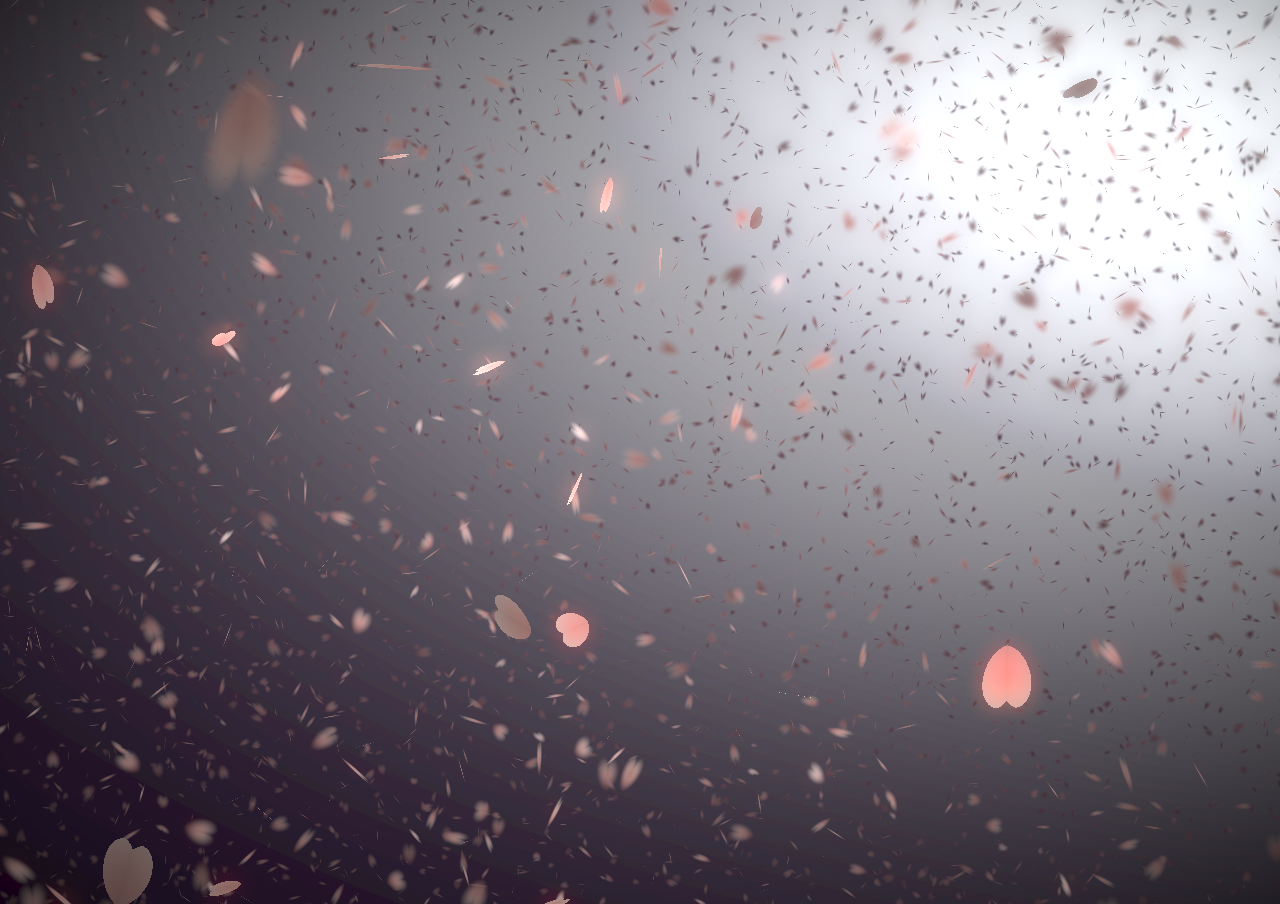
<file: 3dflower.html>
<!doctype html>
<html>
<head>
<meta charset="utf-8">
<title>无标题文档</title>
</head>
<style>
body {
    padding:0;
    margin:0;
    overflow:hidden;
	height: 600px;
}
canvas {
    padding:0;
    margin:0;
}
div.btnbg {
    position:fixed;
    left:0;
    top:0;
}
</style>
<body>
<canvas id="sakura"></canvas>
<div class="btnbg">
</div>

<!-- sakura shader -->
<script id="sakura_point_vsh" type="x-shader/x_vertex">
uniform mat4 uProjection;
uniform mat4 uModelview;
uniform vec3 uResolution;
uniform vec3 uOffset;
uniform vec3 uDOF;  //x:focus distance, y:focus radius, z:max radius
uniform vec3 uFade; //x:start distance, y:half distance, z:near fade start

attribute vec3 aPosition;
attribute vec3 aEuler;
attribute vec2 aMisc; //x:size, y:fade

varying vec3 pposition;
varying float psize;
varying float palpha;
varying float pdist;

//varying mat3 rotMat;
varying vec3 normX;
varying vec3 normY;
varying vec3 normZ;
varying vec3 normal;

varying float diffuse;
varying float specular;
varying float rstop;
varying float distancefade;

void main(void) {
    // Projection is based on vertical angle
    vec4 pos = uModelview * vec4(aPosition + uOffset, 1.0);
    gl_Position = uProjection * pos;
    gl_PointSize = aMisc.x * uProjection[1][1] / -pos.z * uResolution.y * 0.5;

    pposition = pos.xyz;
    psize = aMisc.x;
    pdist = length(pos.xyz);
    palpha = smoothstep(0.0, 1.0, (pdist - 0.1) / uFade.z);

    vec3 elrsn = sin(aEuler);
    vec3 elrcs = cos(aEuler);
    mat3 rotx = mat3(
        1.0, 0.0, 0.0,
        0.0, elrcs.x, elrsn.x,
        0.0, -elrsn.x, elrcs.x
    );
    mat3 roty = mat3(
        elrcs.y, 0.0, -elrsn.y,
        0.0, 1.0, 0.0,
        elrsn.y, 0.0, elrcs.y
    );
    mat3 rotz = mat3(
        elrcs.z, elrsn.z, 0.0,
        -elrsn.z, elrcs.z, 0.0,
        0.0, 0.0, 1.0
    );
    mat3 rotmat = rotx * roty * rotz;
    normal = rotmat[2];

    mat3 trrotm = mat3(
        rotmat[0][0], rotmat[1][0], rotmat[2][0],
        rotmat[0][1], rotmat[1][1], rotmat[2][1],
        rotmat[0][2], rotmat[1][2], rotmat[2][2]
    );
    normX = trrotm[0];
    normY = trrotm[1];
    normZ = trrotm[2];

    const vec3 lit = vec3(0.6917144638660746, 0.6917144638660746, -0.20751433915982237);

    float tmpdfs = dot(lit, normal);
    if(tmpdfs < 0.0) {
        normal = -normal;
        tmpdfs = dot(lit, normal);
    }
    diffuse = 0.4 + tmpdfs;

    vec3 eyev = normalize(-pos.xyz);
    if(dot(eyev, normal) > 0.0) {
        vec3 hv = normalize(eyev + lit);
        specular = pow(max(dot(hv, normal), 0.0), 20.0);
    }
    else {
        specular = 0.0;
    }

    rstop = clamp((abs(pdist - uDOF.x) - uDOF.y) / uDOF.z, 0.0, 1.0);
    rstop = pow(rstop, 0.5);
    //-0.69315 = ln(0.5)
    distancefade = min(1.0, exp((uFade.x - pdist) * 0.69315 / uFade.y));
}
</script>
<script id="sakura_point_fsh" type="x-shader/x_fragment">
#ifdef GL_ES
//precision mediump float;
precision highp float;
#endif

uniform vec3 uDOF;  //x:focus distance, y:focus radius, z:max radius
uniform vec3 uFade; //x:start distance, y:half distance, z:near fade start

const vec3 fadeCol = vec3(0.08, 0.03, 0.06);

varying vec3 pposition;
varying float psize;
varying float palpha;
varying float pdist;

//varying mat3 rotMat;
varying vec3 normX;
varying vec3 normY;
varying vec3 normZ;
varying vec3 normal;

varying float diffuse;
varying float specular;
varying float rstop;
varying float distancefade;

float ellipse(vec2 p, vec2 o, vec2 r) {
    vec2 lp = (p - o) / r;
    return length(lp) - 1.0;
}

void main(void) {
    vec3 p = vec3(gl_PointCoord - vec2(0.5, 0.5), 0.0) * 2.0;
    vec3 d = vec3(0.0, 0.0, -1.0);
    float nd = normZ.z; //dot(-normZ, d);
    if(abs(nd) < 0.0001) discard;

    float np = dot(normZ, p);
    vec3 tp = p + d * np / nd;
    vec2 coord = vec2(dot(normX, tp), dot(normY, tp));

    //angle = 15 degree
    const float flwrsn = 0.258819045102521;
    const float flwrcs = 0.965925826289068;
    mat2 flwrm = mat2(flwrcs, -flwrsn, flwrsn, flwrcs);
    vec2 flwrp = vec2(abs(coord.x), coord.y) * flwrm;

    float r;
    if(flwrp.x < 0.0) {
        r = ellipse(flwrp, vec2(0.065, 0.024) * 0.5, vec2(0.36, 0.96) * 0.5);
    }
    else {
        r = ellipse(flwrp, vec2(0.065, 0.024) * 0.5, vec2(0.58, 0.96) * 0.5);
    }

    if(r > rstop) discard;

    vec3 col = mix(vec3(1.0, 0.8, 0.75), vec3(1.0, 0.9, 0.87), r);
    float grady = mix(0.0, 1.0, pow(coord.y * 0.5 + 0.5, 0.35));
    col *= vec3(1.0, grady, grady);
    col *= mix(0.8, 1.0, pow(abs(coord.x), 0.3));
    col = col * diffuse + specular;

    col = mix(fadeCol, col, distancefade);

    float alpha = (rstop > 0.001)? (0.5 - r / (rstop * 2.0)) : 1.0;
    alpha = smoothstep(0.0, 1.0, alpha) * palpha;

    gl_FragColor = vec4(col * 0.5, alpha);
}
</script>
<!-- effects -->
<script id="fx_common_vsh" type="x-shader/x_vertex">
uniform vec3 uResolution;
attribute vec2 aPosition;

varying vec2 texCoord;
varying vec2 screenCoord;

void main(void) {
    gl_Position = vec4(aPosition, 0.0, 1.0);
    texCoord = aPosition.xy * 0.5 + vec2(0.5, 0.5);
    screenCoord = aPosition.xy * vec2(uResolution.z, 1.0);
}
</script>
<script id="bg_fsh" type="x-shader/x_fragment">
#ifdef GL_ES
//precision mediump float;
precision highp float;
#endif

uniform vec2 uTimes;

varying vec2 texCoord;
varying vec2 screenCoord;

void main(void) {
    vec3 col;
    float c;
    vec2 tmpv = texCoord * vec2(0.8, 1.0) - vec2(0.95, 1.0);
    c = exp(-pow(length(tmpv) * 1.8, 2.0));
    col = mix(vec3(0.02, 0.0, 0.03), vec3(0.96, 0.98, 1.0) * 1.5, c);
    gl_FragColor = vec4(col * 0.5, 1.0);
}
</script>
<script id="fx_brightbuf_fsh" type="x-shader/x_fragment">
#ifdef GL_ES
//precision mediump float;
precision highp float;
#endif
uniform sampler2D uSrc;
uniform vec2 uDelta;

varying vec2 texCoord;
varying vec2 screenCoord;

void main(void) {
    vec4 col = texture2D(uSrc, texCoord);
    gl_FragColor = vec4(col.rgb * 2.0 - vec3(0.5), 1.0);
}
</script>
<script id="fx_dirblur_r4_fsh" type="x-shader/x_fragment">
#ifdef GL_ES
//precision mediump float;
precision highp float;
#endif
uniform sampler2D uSrc;
uniform vec2 uDelta;
uniform vec4 uBlurDir; //dir(x, y), stride(z, w)

varying vec2 texCoord;
varying vec2 screenCoord;

void main(void) {
    vec4 col = texture2D(uSrc, texCoord);
    col = col + texture2D(uSrc, texCoord + uBlurDir.xy * uDelta);
    col = col + texture2D(uSrc, texCoord - uBlurDir.xy * uDelta);
    col = col + texture2D(uSrc, texCoord + (uBlurDir.xy + uBlurDir.zw) * uDelta);
    col = col + texture2D(uSrc, texCoord - (uBlurDir.xy + uBlurDir.zw) * uDelta);
    gl_FragColor = col / 5.0;
}
</script>
<!-- effect fragment shader template -->
<script id="fx_common_fsh" type="x-shader/x_fragment">
#ifdef GL_ES
//precision mediump float;
precision highp float;
#endif
uniform sampler2D uSrc;
uniform vec2 uDelta;

varying vec2 texCoord;
varying vec2 screenCoord;

void main(void) {
    gl_FragColor = texture2D(uSrc, texCoord);
}
</script>
<!-- post processing -->
<script id="pp_final_vsh" type="x-shader/x_vertex">
uniform vec3 uResolution;
attribute vec2 aPosition;
varying vec2 texCoord;
varying vec2 screenCoord;
void main(void) {
    gl_Position = vec4(aPosition, 0.0, 1.0);
    texCoord = aPosition.xy * 0.5 + vec2(0.5, 0.5);
    screenCoord = aPosition.xy * vec2(uResolution.z, 1.0);
}
</script>
<script id="pp_final_fsh" type="x-shader/x_fragment">
#ifdef GL_ES
//precision mediump float;
precision highp float;
#endif
uniform sampler2D uSrc;
uniform sampler2D uBloom;
uniform vec2 uDelta;
varying vec2 texCoord;
varying vec2 screenCoord;
void main(void) {
    vec4 srccol = texture2D(uSrc, texCoord) * 2.0;
    vec4 bloomcol = texture2D(uBloom, texCoord);
    vec4 col;
    col = srccol + bloomcol * (vec4(1.0) + srccol);
    col *= smoothstep(1.0, 0.0, pow(length((texCoord - vec2(0.5)) * 2.0), 1.2) * 0.5);
    col = pow(col, vec4(0.45454545454545)); //(1.0 / 2.2)

    gl_FragColor = vec4(col.rgb, 1.0);
    gl_FragColor.a = 1.0;
}
</script>
</body>
<script>
// Utilities
var Vector3 = {};
var Matrix44 = {};
Vector3.create = function(x, y, z) {
    return {'x':x, 'y':y, 'z':z};
};
Vector3.dot = function (v0, v1) {
    return v0.x * v1.x + v0.y * v1.y + v0.z * v1.z;
};
Vector3.cross = function (v, v0, v1) {
    v.x = v0.y * v1.z - v0.z * v1.y;
    v.y = v0.z * v1.x - v0.x * v1.z;
    v.z = v0.x * v1.y - v0.y * v1.x;
};
Vector3.normalize = function (v) {
    var l = v.x * v.x + v.y * v.y + v.z * v.z;
    if(l > 0.00001) {
        l = 1.0 / Math.sqrt(l);
        v.x *= l;
        v.y *= l;
        v.z *= l;
    }
};
Vector3.arrayForm = function(v) {
    if(v.array) {
        v.array[0] = v.x;
        v.array[1] = v.y;
        v.array[2] = v.z;
    }
    else {
        v.array = new Float32Array([v.x, v.y, v.z]);
    }
    return v.array;
};
Matrix44.createIdentity = function () {
    return new Float32Array([1.0, 0.0, 0.0, 0.0, 0.0, 1.0, 0.0, 0.0, 0.0, 0.0, 1.0, 0.0, 0.0, 0.0, 0.0, 1.0]);
};
Matrix44.loadProjection = function (m, aspect, vdeg, near, far) {
    var h = near * Math.tan(vdeg * Math.PI / 180.0 * 0.5) * 2.0;
    var w = h * aspect;

    m[0] = 2.0 * near / w;
    m[1] = 0.0;
    m[2] = 0.0;
    m[3] = 0.0;

    m[4] = 0.0;
    m[5] = 2.0 * near / h;
    m[6] = 0.0;
    m[7] = 0.0;

    m[8] = 0.0;
    m[9] = 0.0;
    m[10] = -(far + near) / (far - near);
    m[11] = -1.0;

    m[12] = 0.0;
    m[13] = 0.0;
    m[14] = -2.0 * far * near / (far - near);
    m[15] = 0.0;
};
Matrix44.loadLookAt = function (m, vpos, vlook, vup) {
    var frontv = Vector3.create(vpos.x - vlook.x, vpos.y - vlook.y, vpos.z - vlook.z);
    Vector3.normalize(frontv);
    var sidev = Vector3.create(1.0, 0.0, 0.0);
    Vector3.cross(sidev, vup, frontv);
    Vector3.normalize(sidev);
    var topv = Vector3.create(1.0, 0.0, 0.0);
    Vector3.cross(topv, frontv, sidev);
    Vector3.normalize(topv);

    m[0] = sidev.x;
    m[1] = topv.x;
    m[2] = frontv.x;
    m[3] = 0.0;

    m[4] = sidev.y;
    m[5] = topv.y;
    m[6] = frontv.y;
    m[7] = 0.0;

    m[8] = sidev.z;
    m[9] = topv.z;
    m[10] = frontv.z;
    m[11] = 0.0;

    m[12] = -(vpos.x * m[0] + vpos.y * m[4] + vpos.z * m[8]);
    m[13] = -(vpos.x * m[1] + vpos.y * m[5] + vpos.z * m[9]);
    m[14] = -(vpos.x * m[2] + vpos.y * m[6] + vpos.z * m[10]);
    m[15] = 1.0;
};

//
var timeInfo = {
    'start':0, 'prev':0, // Date
    'delta':0, 'elapsed':0 // Number(sec)
};

//
var gl;
var renderSpec = {
    'width':0,
    'height':0,
    'aspect':1,
    'array':new Float32Array(3),
    'halfWidth':0,
    'halfHeight':0,
    'halfArray':new Float32Array(3)
    // and some render targets. see setViewport()
};
renderSpec.setSize = function(w, h) {
    renderSpec.width = w;
    renderSpec.height = h;
    renderSpec.aspect = renderSpec.width / renderSpec.height;
    renderSpec.array[0] = renderSpec.width;
    renderSpec.array[1] = renderSpec.height;
    renderSpec.array[2] = renderSpec.aspect;

    renderSpec.halfWidth = Math.floor(w / 2);
    renderSpec.halfHeight = Math.floor(h / 2);
    renderSpec.halfArray[0] = renderSpec.halfWidth;
    renderSpec.halfArray[1] = renderSpec.halfHeight;
    renderSpec.halfArray[2] = renderSpec.halfWidth / renderSpec.halfHeight;
};

function deleteRenderTarget(rt) {
    gl.deleteFramebuffer(rt.frameBuffer);
    gl.deleteRenderbuffer(rt.renderBuffer);
    gl.deleteTexture(rt.texture);
}

function createRenderTarget(w, h) {
    var ret = {
        'width':w,
        'height':h,
        'sizeArray':new Float32Array([w, h, w / h]),
        'dtxArray':new Float32Array([1.0 / w, 1.0 / h])
    };
    ret.frameBuffer = gl.createFramebuffer();
    ret.renderBuffer = gl.createRenderbuffer();
    ret.texture = gl.createTexture();

    gl.bindTexture(gl.TEXTURE_2D, ret.texture);
    gl.texImage2D(gl.TEXTURE_2D, 0, gl.RGBA, w, h, 0, gl.RGBA, gl.UNSIGNED_BYTE, null);
    gl.texParameteri(gl.TEXTURE_2D, gl.TEXTURE_WRAP_S, gl.CLAMP_TO_EDGE);
    gl.texParameteri(gl.TEXTURE_2D, gl.TEXTURE_WRAP_T, gl.CLAMP_TO_EDGE);
    gl.texParameteri(gl.TEXTURE_2D, gl.TEXTURE_MAG_FILTER, gl.LINEAR);
    gl.texParameteri(gl.TEXTURE_2D, gl.TEXTURE_MIN_FILTER, gl.LINEAR);

    gl.bindFramebuffer(gl.FRAMEBUFFER, ret.frameBuffer);
    gl.framebufferTexture2D(gl.FRAMEBUFFER, gl.COLOR_ATTACHMENT0, gl.TEXTURE_2D, ret.texture, 0);

    gl.bindRenderbuffer(gl.RENDERBUFFER, ret.renderBuffer);
    gl.renderbufferStorage(gl.RENDERBUFFER, gl.DEPTH_COMPONENT16, w, h);
    gl.framebufferRenderbuffer(gl.FRAMEBUFFER, gl.DEPTH_ATTACHMENT, gl.RENDERBUFFER, ret.renderBuffer);

    gl.bindTexture(gl.TEXTURE_2D, null);
    gl.bindRenderbuffer(gl.RENDERBUFFER, null);
    gl.bindFramebuffer(gl.FRAMEBUFFER, null);

    return ret;
}

function compileShader(shtype, shsrc) {
	var retsh = gl.createShader(shtype);

	gl.shaderSource(retsh, shsrc);
	gl.compileShader(retsh);

	if(!gl.getShaderParameter(retsh, gl.COMPILE_STATUS)) {
		var errlog = gl.getShaderInfoLog(retsh);
		gl.deleteShader(retsh);
		console.error(errlog);
		return null;
	}
	return retsh;
}

function createShader(vtxsrc, frgsrc, uniformlist, attrlist) {
    var vsh = compileShader(gl.VERTEX_SHADER, vtxsrc);
    var fsh = compileShader(gl.FRAGMENT_SHADER, frgsrc);

    if(vsh == null || fsh == null) {
        return null;
    }

    var prog = gl.createProgram();
    gl.attachShader(prog, vsh);
    gl.attachShader(prog, fsh);

    gl.deleteShader(vsh);
    gl.deleteShader(fsh);

    gl.linkProgram(prog);
    if (!gl.getProgramParameter(prog, gl.LINK_STATUS)) {
        var errlog = gl.getProgramInfoLog(prog);
        console.error(errlog);
        return null;
    }

    if(uniformlist) {
        prog.uniforms = {};
        for(var i = 0; i < uniformlist.length; i++) {
            prog.uniforms[uniformlist[i]] = gl.getUniformLocation(prog, uniformlist[i]);
        }
    }

    if(attrlist) {
        prog.attributes = {};
        for(var i = 0; i < attrlist.length; i++) {
            var attr = attrlist[i];
            prog.attributes[attr] = gl.getAttribLocation(prog, attr);
        }
    }

    return prog;
}

function useShader(prog) {
    gl.useProgram(prog);
    for(var attr in prog.attributes) {
        gl.enableVertexAttribArray(prog.attributes[attr]);;
    }
}

function unuseShader(prog) {
    for(var attr in prog.attributes) {
        gl.disableVertexAttribArray(prog.attributes[attr]);;
    }
    gl.useProgram(null);
}

/////
var projection = {
    'angle':60,
    'nearfar':new Float32Array([0.1, 100.0]),
    'matrix':Matrix44.createIdentity()
};
var camera = {
    'position':Vector3.create(0, 0, 100),
    'lookat':Vector3.create(0, 0, 0),
    'up':Vector3.create(0, 1, 0),
    'dof':Vector3.create(10.0, 4.0, 8.0),
    'matrix':Matrix44.createIdentity()
};

var pointFlower = {};
var meshFlower = {};
var sceneStandBy = false;

var BlossomParticle = function () {
    this.velocity = new Array(3);
    this.rotation = new Array(3);
    this.position = new Array(3);
    this.euler = new Array(3);
    this.size = 1.0;
    this.alpha = 1.0;
    this.zkey = 0.0;
};

BlossomParticle.prototype.setVelocity = function (vx, vy, vz) {
    this.velocity[0] = vx;
    this.velocity[1] = vy;
    this.velocity[2] = vz;
};

BlossomParticle.prototype.setRotation = function (rx, ry, rz) {
    this.rotation[0] = rx;
    this.rotation[1] = ry;
    this.rotation[2] = rz;
};

BlossomParticle.prototype.setPosition = function (nx, ny, nz) {
    this.position[0] = nx;
    this.position[1] = ny;
    this.position[2] = nz;
};

BlossomParticle.prototype.setEulerAngles = function (rx, ry, rz) {
    this.euler[0] = rx;
    this.euler[1] = ry;
    this.euler[2] = rz;
};

BlossomParticle.prototype.setSize = function (s) {
    this.size = s;
};

BlossomParticle.prototype.update = function (dt, et) {
    this.position[0] += this.velocity[0] * dt;
    this.position[1] += this.velocity[1] * dt;
    this.position[2] += this.velocity[2] * dt;

    this.euler[0] += this.rotation[0] * dt;
    this.euler[1] += this.rotation[1] * dt;
    this.euler[2] += this.rotation[2] * dt;
};

function createPointFlowers() {
    // get point sizes
    var prm = gl.getParameter(gl.ALIASED_POINT_SIZE_RANGE);
    renderSpec.pointSize = {'min':prm[0], 'max':prm[1]};

    var vtxsrc = document.getElementById("sakura_point_vsh").textContent;
    var frgsrc = document.getElementById("sakura_point_fsh").textContent;

    pointFlower.program = createShader(
        vtxsrc, frgsrc,
        ['uProjection', 'uModelview', 'uResolution', 'uOffset', 'uDOF', 'uFade'],
        ['aPosition', 'aEuler', 'aMisc']
    );

    useShader(pointFlower.program);
    pointFlower.offset = new Float32Array([0.0, 0.0, 0.0]);
    pointFlower.fader = Vector3.create(0.0, 10.0, 0.0);

    // paramerters: velocity[3], rotate[3]
    pointFlower.numFlowers = 1600;
    pointFlower.particles = new Array(pointFlower.numFlowers);
    // vertex attributes {position[3], euler_xyz[3], size[1]}
    pointFlower.dataArray = new Float32Array(pointFlower.numFlowers * (3 + 3 + 2));
    pointFlower.positionArrayOffset = 0;
    pointFlower.eulerArrayOffset = pointFlower.numFlowers * 3;
    pointFlower.miscArrayOffset = pointFlower.numFlowers * 6;

    pointFlower.buffer = gl.createBuffer();
    gl.bindBuffer(gl.ARRAY_BUFFER, pointFlower.buffer);
    gl.bufferData(gl.ARRAY_BUFFER, pointFlower.dataArray, gl.DYNAMIC_DRAW);
    gl.bindBuffer(gl.ARRAY_BUFFER, null);

    unuseShader(pointFlower.program);

    for(var i = 0; i < pointFlower.numFlowers; i++) {
        pointFlower.particles[i] = new BlossomParticle();
    }
}

function initPointFlowers() {
    //area
    pointFlower.area = Vector3.create(20.0, 20.0, 20.0);
    pointFlower.area.x = pointFlower.area.y * renderSpec.aspect;

    pointFlower.fader.x = 10.0; //env fade start
    pointFlower.fader.y = pointFlower.area.z; //env fade half
    pointFlower.fader.z = 0.1;  //near fade start

    //particles
    var PI2 = Math.PI * 2.0;
    var tmpv3 = Vector3.create(0, 0, 0);
    var tmpv = 0;
    var symmetryrand = function() {return (Math.random() * 2.0 - 1.0);};
    for(var i = 0; i < pointFlower.numFlowers; i++) {
        var tmpprtcl = pointFlower.particles[i];

        //velocity
        tmpv3.x = symmetryrand() * 0.3 + 0.8;
        tmpv3.y = symmetryrand() * 0.2 - 1.0;
        tmpv3.z = symmetryrand() * 0.3 + 0.5;
        Vector3.normalize(tmpv3);
        tmpv = 2.0 + Math.random() * 1.0;
        tmpprtcl.setVelocity(tmpv3.x * tmpv, tmpv3.y * tmpv, tmpv3.z * tmpv);

        //rotation
        tmpprtcl.setRotation(
            symmetryrand() * PI2 * 0.5,
            symmetryrand() * PI2 * 0.5,
            symmetryrand() * PI2 * 0.5
        );

        //position
        tmpprtcl.setPosition(
            symmetryrand() * pointFlower.area.x,
            symmetryrand() * pointFlower.area.y,
            symmetryrand() * pointFlower.area.z
        );

        //euler
        tmpprtcl.setEulerAngles(
            Math.random() * Math.PI * 2.0,
            Math.random() * Math.PI * 2.0,
            Math.random() * Math.PI * 2.0
        );

        //size
        tmpprtcl.setSize(0.9 + Math.random() * 0.1);
    }
}

function renderPointFlowers() {
    //update
    var PI2 = Math.PI * 2.0;
    var limit = [pointFlower.area.x, pointFlower.area.y, pointFlower.area.z];
    var repeatPos = function (prt, cmp, limit) {
        if(Math.abs(prt.position[cmp]) - prt.size * 0.5 > limit) {
            //out of area
            if(prt.position[cmp] > 0) {
                prt.position[cmp] -= limit * 2.0;
            }
            else {
                prt.position[cmp] += limit * 2.0;
            }
        }
    };
    var repeatEuler = function (prt, cmp) {
        prt.euler[cmp] = prt.euler[cmp] % PI2;
        if(prt.euler[cmp] < 0.0) {
            prt.euler[cmp] += PI2;
        }
    };

    for(var i = 0; i < pointFlower.numFlowers; i++) {
        var prtcl = pointFlower.particles[i];
        prtcl.update(timeInfo.delta, timeInfo.elapsed);
        repeatPos(prtcl, 0, pointFlower.area.x);
        repeatPos(prtcl, 1, pointFlower.area.y);
        repeatPos(prtcl, 2, pointFlower.area.z);
        repeatEuler(prtcl, 0);
        repeatEuler(prtcl, 1);
        repeatEuler(prtcl, 2);

        prtcl.alpha = 1.0;//(pointFlower.area.z - prtcl.position[2]) * 0.5;

        prtcl.zkey = (camera.matrix[2] * prtcl.position[0]
                    + camera.matrix[6] * prtcl.position[1]
                    + camera.matrix[10] * prtcl.position[2]
                    + camera.matrix[14]);
    }

    // sort
    pointFlower.particles.sort(function(p0, p1){return p0.zkey - p1.zkey;});

    // update data
    var ipos = pointFlower.positionArrayOffset;
    var ieuler = pointFlower.eulerArrayOffset;
    var imisc = pointFlower.miscArrayOffset;
    for(var i = 0; i < pointFlower.numFlowers; i++) {
        var prtcl = pointFlower.particles[i];
        pointFlower.dataArray[ipos] = prtcl.position[0];
        pointFlower.dataArray[ipos + 1] = prtcl.position[1];
        pointFlower.dataArray[ipos + 2] = prtcl.position[2];
        ipos += 3;
        pointFlower.dataArray[ieuler] = prtcl.euler[0];
        pointFlower.dataArray[ieuler + 1] = prtcl.euler[1];
        pointFlower.dataArray[ieuler + 2] = prtcl.euler[2];
        ieuler += 3;
        pointFlower.dataArray[imisc] = prtcl.size;
        pointFlower.dataArray[imisc + 1] = prtcl.alpha;
        imisc += 2;
    }

    //draw
    gl.enable(gl.BLEND);
    //gl.disable(gl.DEPTH_TEST);
    gl.blendFunc(gl.SRC_ALPHA, gl.ONE_MINUS_SRC_ALPHA);

    var prog = pointFlower.program;
    useShader(prog);

    gl.uniformMatrix4fv(prog.uniforms.uProjection, false, projection.matrix);
    gl.uniformMatrix4fv(prog.uniforms.uModelview, false, camera.matrix);
    gl.uniform3fv(prog.uniforms.uResolution, renderSpec.array);
    gl.uniform3fv(prog.uniforms.uDOF, Vector3.arrayForm(camera.dof));
    gl.uniform3fv(prog.uniforms.uFade, Vector3.arrayForm(pointFlower.fader));

    gl.bindBuffer(gl.ARRAY_BUFFER, pointFlower.buffer);
    gl.bufferData(gl.ARRAY_BUFFER, pointFlower.dataArray, gl.DYNAMIC_DRAW);

    gl.vertexAttribPointer(prog.attributes.aPosition, 3, gl.FLOAT, false, 0, pointFlower.positionArrayOffset * Float32Array.BYTES_PER_ELEMENT);
    gl.vertexAttribPointer(prog.attributes.aEuler, 3, gl.FLOAT, false, 0, pointFlower.eulerArrayOffset * Float32Array.BYTES_PER_ELEMENT);
    gl.vertexAttribPointer(prog.attributes.aMisc, 2, gl.FLOAT, false, 0, pointFlower.miscArrayOffset * Float32Array.BYTES_PER_ELEMENT);

    // doubler
    for(var i = 1; i < 2; i++) {
        var zpos = i * -2.0;
        pointFlower.offset[0] = pointFlower.area.x * -1.0;
        pointFlower.offset[1] = pointFlower.area.y * -1.0;
        pointFlower.offset[2] = pointFlower.area.z * zpos;
        gl.uniform3fv(prog.uniforms.uOffset, pointFlower.offset);
        gl.drawArrays(gl.POINT, 0, pointFlower.numFlowers);

        pointFlower.offset[0] = pointFlower.area.x * -1.0;
        pointFlower.offset[1] = pointFlower.area.y *  1.0;
        pointFlower.offset[2] = pointFlower.area.z * zpos;
        gl.uniform3fv(prog.uniforms.uOffset, pointFlower.offset);
        gl.drawArrays(gl.POINT, 0, pointFlower.numFlowers);

        pointFlower.offset[0] = pointFlower.area.x *  1.0;
        pointFlower.offset[1] = pointFlower.area.y * -1.0;
        pointFlower.offset[2] = pointFlower.area.z * zpos;
        gl.uniform3fv(prog.uniforms.uOffset, pointFlower.offset);
        gl.drawArrays(gl.POINT, 0, pointFlower.numFlowers);

        pointFlower.offset[0] = pointFlower.area.x *  1.0;
        pointFlower.offset[1] = pointFlower.area.y *  1.0;
        pointFlower.offset[2] = pointFlower.area.z * zpos;
        gl.uniform3fv(prog.uniforms.uOffset, pointFlower.offset);
        gl.drawArrays(gl.POINT, 0, pointFlower.numFlowers);
    }

    //main
    pointFlower.offset[0] = 0.0;
    pointFlower.offset[1] = 0.0;
    pointFlower.offset[2] = 0.0;
    gl.uniform3fv(prog.uniforms.uOffset, pointFlower.offset);
    gl.drawArrays(gl.POINT, 0, pointFlower.numFlowers);

    gl.bindBuffer(gl.ARRAY_BUFFER, null);
    unuseShader(prog);

    gl.enable(gl.DEPTH_TEST);
    gl.disable(gl.BLEND);
}

// effects
//common util
function createEffectProgram(vtxsrc, frgsrc, exunifs, exattrs) {
    var ret = {};
    var unifs = ['uResolution', 'uSrc', 'uDelta'];
    if(exunifs) {
        unifs = unifs.concat(exunifs);
    }
    var attrs = ['aPosition'];
    if(exattrs) {
        attrs = attrs.concat(exattrs);
    }

    ret.program = createShader(vtxsrc, frgsrc, unifs, attrs);
    useShader(ret.program);

    ret.dataArray = new Float32Array([
        -1.0, -1.0,
         1.0, -1.0,
        -1.0,  1.0,
         1.0,  1.0
    ]);
    ret.buffer = gl.createBuffer();
    gl.bindBuffer(gl.ARRAY_BUFFER, ret.buffer);
    gl.bufferData(gl.ARRAY_BUFFER, ret.dataArray, gl.STATIC_DRAW);

    gl.bindBuffer(gl.ARRAY_BUFFER, null);
    unuseShader(ret.program);

    return ret;
}

// basic usage
// useEffect(prog, srctex({'texture':texid, 'dtxArray':(f32)[dtx, dty]})); //basic initialize
// gl.uniform**(...); //additional uniforms
// drawEffect()
// unuseEffect(prog)
// TEXTURE0 makes src
function useEffect(fxobj, srctex) {
    var prog = fxobj.program;
    useShader(prog);
    gl.uniform3fv(prog.uniforms.uResolution, renderSpec.array);

    if(srctex != null) {
        gl.uniform2fv(prog.uniforms.uDelta, srctex.dtxArray);
        gl.uniform1i(prog.uniforms.uSrc, 0);

        gl.activeTexture(gl.TEXTURE0);
        gl.bindTexture(gl.TEXTURE_2D, srctex.texture);
    }
}
function drawEffect(fxobj) {
    gl.bindBuffer(gl.ARRAY_BUFFER, fxobj.buffer);
    gl.vertexAttribPointer(fxobj.program.attributes.aPosition, 2, gl.FLOAT, false, 0, 0);
    gl.drawArrays(gl.TRIANGLE_STRIP, 0, 4);
}
function unuseEffect(fxobj) {
    unuseShader(fxobj.program);
}

var effectLib = {};
function createEffectLib() {

    var vtxsrc, frgsrc;
    //common
    var cmnvtxsrc = document.getElementById("fx_common_vsh").textContent;

    //background
    frgsrc = document.getElementById("bg_fsh").textContent;
    effectLib.sceneBg = createEffectProgram(cmnvtxsrc, frgsrc, ['uTimes'], null);

    // make brightpixels buffer
    frgsrc = document.getElementById("fx_brightbuf_fsh").textContent;
    effectLib.mkBrightBuf = createEffectProgram(cmnvtxsrc, frgsrc, null, null);

    // direction blur
    frgsrc = document.getElementById("fx_dirblur_r4_fsh").textContent;
    effectLib.dirBlur = createEffectProgram(cmnvtxsrc, frgsrc, ['uBlurDir'], null);

    //final composite
    vtxsrc = document.getElementById("pp_final_vsh").textContent;
    frgsrc = document.getElementById("pp_final_fsh").textContent;
    effectLib.finalComp = createEffectProgram(vtxsrc, frgsrc, ['uBloom'], null);
}

// background
function createBackground() {
    //console.log("create background");
}
function initBackground() {
    //console.log("init background");
}
function renderBackground() {
    gl.disable(gl.DEPTH_TEST);

    useEffect(effectLib.sceneBg, null);
    gl.uniform2f(effectLib.sceneBg.program.uniforms.uTimes, timeInfo.elapsed, timeInfo.delta);
    drawEffect(effectLib.sceneBg);
    unuseEffect(effectLib.sceneBg);

    gl.enable(gl.DEPTH_TEST);
}

// post process
var postProcess = {};
function createPostProcess() {
    //console.log("create post process");
}
function initPostProcess() {
    //console.log("init post process");
}

function renderPostProcess() {
    gl.enable(gl.TEXTURE_2D);
    gl.disable(gl.DEPTH_TEST);
    var bindRT = function (rt, isclear) {
        gl.bindFramebuffer(gl.FRAMEBUFFER, rt.frameBuffer);
        gl.viewport(0, 0, rt.width, rt.height);
        if(isclear) {
            gl.clearColor(0, 0, 0, 0);
            gl.clear(gl.COLOR_BUFFER_BIT | gl.DEPTH_BUFFER_BIT);
        }
    };

    //make bright buff
    bindRT(renderSpec.wHalfRT0, true);
    useEffect(effectLib.mkBrightBuf, renderSpec.mainRT);
    drawEffect(effectLib.mkBrightBuf);
    unuseEffect(effectLib.mkBrightBuf);

    // make bloom
    for(var i = 0; i < 2; i++) {
        var p = 1.5 + 1 * i;
        var s = 2.0 + 1 * i;
        bindRT(renderSpec.wHalfRT1, true);
        useEffect(effectLib.dirBlur, renderSpec.wHalfRT0);
        gl.uniform4f(effectLib.dirBlur.program.uniforms.uBlurDir, p, 0.0, s, 0.0);
        drawEffect(effectLib.dirBlur);
        unuseEffect(effectLib.dirBlur);

        bindRT(renderSpec.wHalfRT0, true);
        useEffect(effectLib.dirBlur, renderSpec.wHalfRT1);
        gl.uniform4f(effectLib.dirBlur.program.uniforms.uBlurDir, 0.0, p, 0.0, s);
        drawEffect(effectLib.dirBlur);
        unuseEffect(effectLib.dirBlur);
    }

    //display
    gl.bindFramebuffer(gl.FRAMEBUFFER, null);
    gl.viewport(0, 0, renderSpec.width, renderSpec.height);
    gl.clear(gl.COLOR_BUFFER_BIT | gl.DEPTH_BUFFER_BIT);

    useEffect(effectLib.finalComp, renderSpec.mainRT);
    gl.uniform1i(effectLib.finalComp.program.uniforms.uBloom, 1);
    gl.activeTexture(gl.TEXTURE1);
    gl.bindTexture(gl.TEXTURE_2D, renderSpec.wHalfRT0.texture);
    drawEffect(effectLib.finalComp);
    unuseEffect(effectLib.finalComp);

    gl.enable(gl.DEPTH_TEST);
}

/////
var SceneEnv = {};
function createScene() {
    createEffectLib();
    createBackground();
    createPointFlowers();
    createPostProcess();
    sceneStandBy = true;
}

function initScene() {
    initBackground();
    initPointFlowers();
    initPostProcess();

    //camera.position.z = 17.320508;
    camera.position.z = pointFlower.area.z + projection.nearfar[0];
    projection.angle = Math.atan2(pointFlower.area.y, camera.position.z + pointFlower.area.z) * 180.0 / Math.PI * 2.0;
    Matrix44.loadProjection(projection.matrix, renderSpec.aspect, projection.angle, projection.nearfar[0], projection.nearfar[1]);
}

function renderScene() {
    //draw
    Matrix44.loadLookAt(camera.matrix, camera.position, camera.lookat, camera.up);

    gl.enable(gl.DEPTH_TEST);

    //gl.bindFramebuffer(gl.FRAMEBUFFER, null);
    gl.bindFramebuffer(gl.FRAMEBUFFER, renderSpec.mainRT.frameBuffer);
    gl.viewport(0, 0, renderSpec.mainRT.width, renderSpec.mainRT.height);
    gl.clearColor(0.005, 0, 0.05, 0);
    gl.clear(gl.COLOR_BUFFER_BIT | gl.DEPTH_BUFFER_BIT);

    renderBackground();
    renderPointFlowers();
    renderPostProcess();
}

/////
function onResize(e) {
    makeCanvasFullScreen(document.getElementById("sakura"));
    setViewports();
    if(sceneStandBy) {
        initScene();
    }
}

function setViewports() {
    renderSpec.setSize(gl.canvas.width, gl.canvas.height);

    gl.clearColor(0.2, 0.2, 0.5, 1.0);
    gl.viewport(0, 0, renderSpec.width, renderSpec.height);

    var rtfunc = function (rtname, rtw, rth) {
        var rt = renderSpec[rtname];
        if(rt) deleteRenderTarget(rt);
        renderSpec[rtname] = createRenderTarget(rtw, rth);
    };
    rtfunc('mainRT', renderSpec.width, renderSpec.height);
    rtfunc('wFullRT0', renderSpec.width, renderSpec.height);
    rtfunc('wFullRT1', renderSpec.width, renderSpec.height);
    rtfunc('wHalfRT0', renderSpec.halfWidth, renderSpec.halfHeight);
    rtfunc('wHalfRT1', renderSpec.halfWidth, renderSpec.halfHeight);
}

function render() {
    renderScene();
}

var animating = true;
function toggleAnimation(elm) {
    animating ^= true;
    if(animating) animate();
    if(elm) {
        elm.innerHTML = animating? "Stop":"Start";
    }
}

function stepAnimation() {
    if(!animating) animate();
}

function animate() {
    var curdate = new Date();
    timeInfo.elapsed = (curdate - timeInfo.start) / 1000.0;
    timeInfo.delta = (curdate - timeInfo.prev) / 1000.0;
    timeInfo.prev = curdate;

    if(animating) requestAnimationFrame(animate);
    render();
}

function makeCanvasFullScreen(canvas) {
    var b = document.body;
	var d = document.documentElement;
	fullw = Math.max(b.clientWidth , b.scrollWidth, d.scrollWidth, d.clientWidth);
	fullh = Math.max(b.clientHeight , b.scrollHeight, d.scrollHeight, d.clientHeight);
	canvas.width = fullw;
	canvas.height = fullh;
}

window.addEventListener('load', function(e) {
    var canvas = document.getElementById("sakura");
    try {
        makeCanvasFullScreen(canvas);
        gl = canvas.getContext('experimental-webgl');
    } catch(e) {
        alert("WebGL not supported." + e);
        console.error(e);
        return;
    }

    window.addEventListener('resize', onResize);

    setViewports();
    createScene();
    initScene();

    timeInfo.start = new Date();
    timeInfo.prev = timeInfo.start;
    animate();
});

//set window.requestAnimationFrame
(function (w, r) {
    w['r'+r] = w['r'+r] || w['webkitR'+r] || w['mozR'+r] || w['msR'+r] || w['oR'+r] || function(c){ w.setTimeout(c, 1000 / 60); };
})(window, 'equestAnimationFrame');
</script>
</html>
</file>
